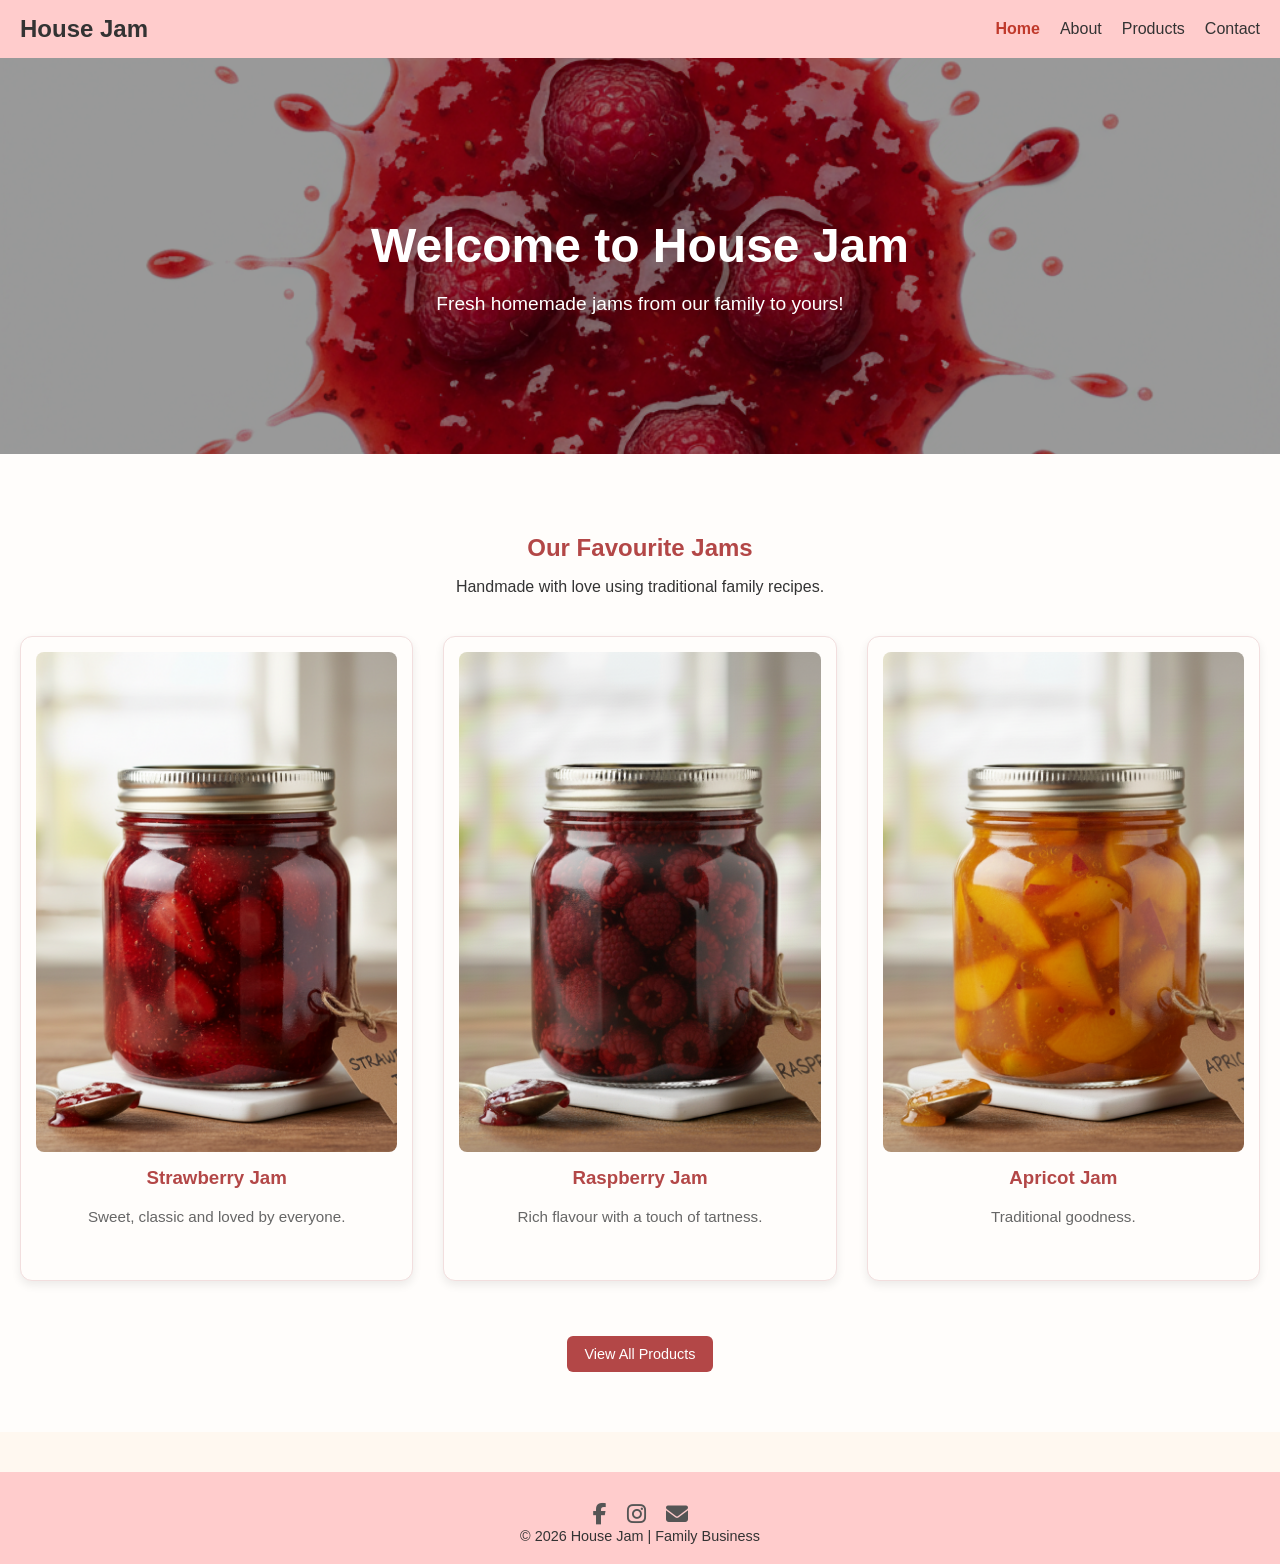
<file: index.html>
<!DOCTYPE html>
<html lang="en">
<head>
    <meta charset="UTF-8">
    <meta name="viewport" content="width=device-width, initial-scale=1.0">
    <title>House Jam - Home</title>
    <link rel="stylesheet" href="css/style.css">
    <link rel="stylesheet" href="https://cdnjs.cloudflare.com/ajax/libs/font-awesome/6.5.1/css/all.min.css">

</head>
<body>

    <!-- Site Header -->
    <header>
        <nav class="navbar">
            <a class="brand" href="index.html">House Jam</a>
            <ul class="menu">
                <li><a class="active" href="index.html">Home</a></li>
                <li><a href="about.html">About</a></li>
                <li><a href="products.html">Products</a></li>
                <li><a href="contact.html">Contact</a></li>
            </ul>
        </nav>
    </header>

    <!-- Main Content -->
    <main>

        <!-- Hero Section -->
        <section class="hero">
            <h1>Welcome to House Jam</h1>
            <p>Fresh homemade jams from our family to yours!</p>
        </section>

        <!-- Featured Jams -->
        <section class="featured">
            <h2>Our Favourite Jams</h2>
            <p>Handmade with love using traditional family recipes.</p>

            <div class="product-grid">

                <div class="product-card">
                    <img src="images/strawberry.jpg" alt="Strawberry Jam">
                    <h3>Strawberry Jam</h3>
                    <p>Sweet, classic and loved by everyone.</p>
                </div>

                <div class="product-card">
                    <img src="images/raspberry.jpg" alt="Raspberry Jam">
                    <h3>Raspberry Jam</h3>
                    <p>Rich flavour with a touch of tartness.</p>
                </div>

                <div class="product-card">
                    <img src="images/apricot.jpg" alt="Apricot Jam">
                    <h3>Apricot Jam</h3>
                    <p>Traditional goodness.</p>
                </div>

            </div>

            <div class="home-cta">
                <a href="products.html" class="btn">View All Products</a>
            </div>
        </section>

    </main>

    <!-- Footer -->
    <footer>
 
        <div class="social-links">
            <a href="https://www.facebook.com" target="_blank" aria-label="Facebook">
                <i class="fab fa-facebook-f"></i>
            </a>
        
            <a href="https://www.instagram.com" target="_blank" aria-label="Instagram">
                <i class="fab fa-instagram"></i>
            </a>
        
            <a href="mailto:hello@housejam.com" aria-label="Email">
                <i class="fas fa-envelope"></i>
            </a>

        </div>
        &copy; 2026 House Jam | Family Business 

        
    </footer>

</body>
</html>
</file>
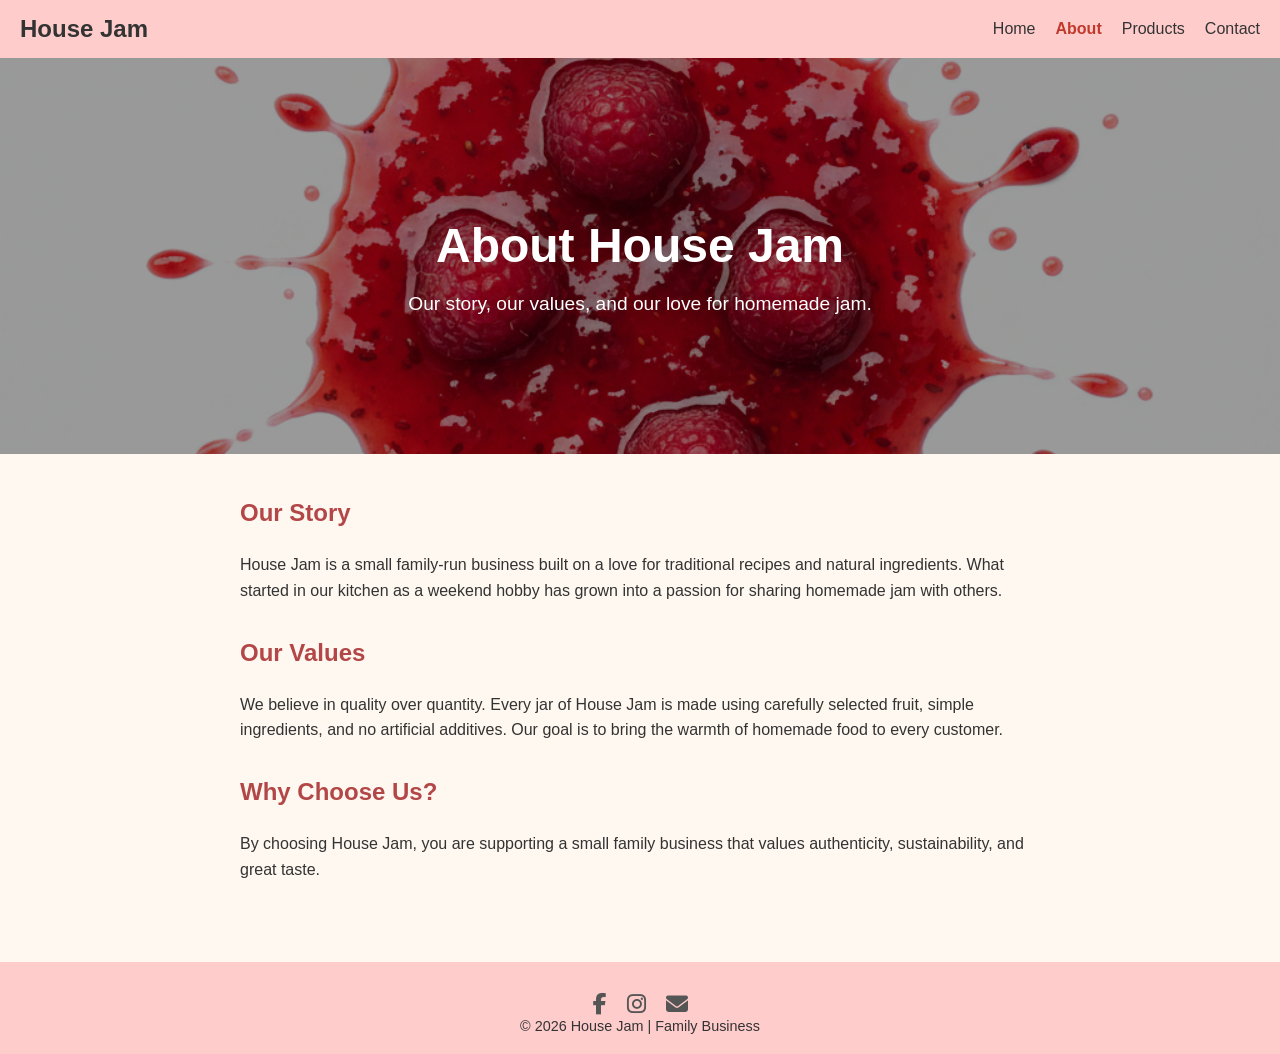
<file: about.html>
<!DOCTYPE html>
<html lang="en">
<head>
    <meta charset="UTF-8">
    <meta name="viewport" content="width=device-width, initial-scale=1.0">
    <title>About | House Jam</title>
    <link rel="stylesheet" href="css/style.css">
    <link rel="stylesheet" href="https://cdnjs.cloudflare.com/ajax/libs/font-awesome/6.5.1/css/all.min.css">

</head>
<body>
   <header>
    <nav class="navbar">
        <a class="brand" href="index.html">House Jam</a>
    
        <ul class="menu">
            <li><a href="index.html">Home</a></li>
            <li><a class="active" href="about.html">About</a></li>
            <li><a href="products.html">Products</a></li>
            <li><a href="contact.html">Contact</a></li>
        </ul>
    </nav>
   </header>


<!-- main Section -->
<main>
    <section class="hero">
        <h1>About House Jam</h1>
        <p>Our story, our values, and our love for homemade jam.</p>
    </section>

    <section class="content">
        <h2>Our Story</h2>
        <p>
            House Jam is a small family-run business built on a love for traditional recipes
            and natural ingredients. What started in our kitchen as a weekend hobby
            has grown into a passion for sharing homemade jam with others.
        </p>

        <h2>Our Values</h2>
        <p>
            We believe in quality over quantity. Every jar of House Jam is made using
            carefully selected fruit, simple ingredients, and no artificial additives.
            Our goal is to bring the warmth of homemade food to every customer.
        </p>

        <h2>Why Choose Us?</h2>
        <p>
            By choosing House Jam, you are supporting a small family business that values
            authenticity, sustainability, and great taste.
        </p>
    </section>
</main>


<!-- Footer -->
<footer>
 
    <div class="social-links">
        <a href="https://www.facebook.com" target="_blank" aria-label="Facebook">
            <i class="fab fa-facebook-f"></i>
        </a>
    
        <a href="https://www.instagram.com" target="_blank" aria-label="Instagram">
            <i class="fab fa-instagram"></i>
        </a>
    
        <a href="mailto:hello@housejam.com" aria-label="Email">
            <i class="fas fa-envelope"></i>
        </a>

    </div>
    &copy; 2026 House Jam | Family Business 

    
</footer>


</body>
</html>
</file>
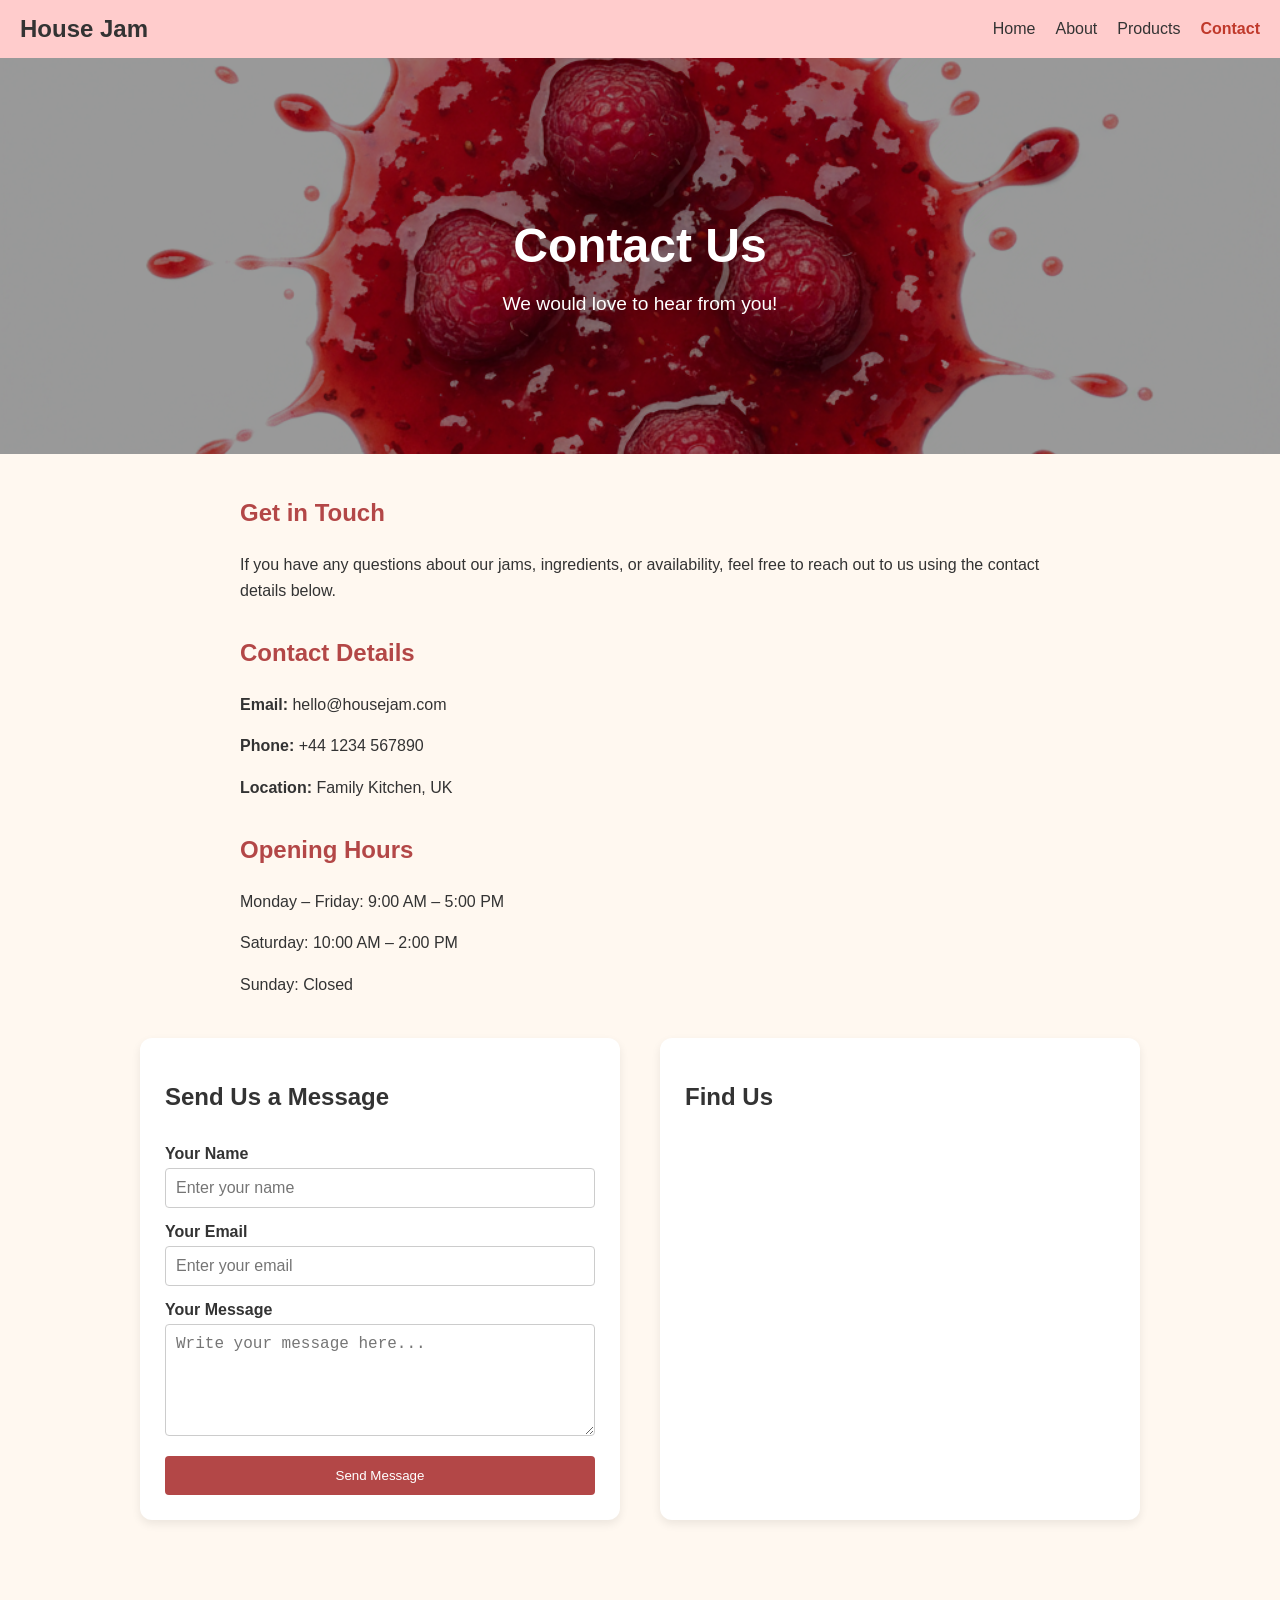
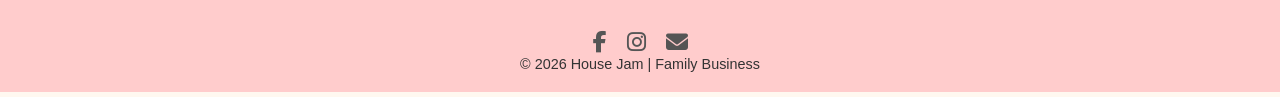
<file: contact.html>
<!DOCTYPE html>
<html lang="en">
<head>
    <meta charset="UTF-8">
    <meta name="viewport" content="width=device-width, initial-scale=1.0">
    <title>Contact | House Jam</title>
    <link rel="stylesheet" href="css/style.css">
    <link rel="stylesheet" href="https://cdnjs.cloudflare.com/ajax/libs/font-awesome/6.5.1/css/all.min.css">

</head>
<body>

    <!-- Navigation -->
    <nav class="navbar">
        <a class="brand" href="index.html">House Jam</a>
        <ul class="menu">
            <li><a href="index.html">Home</a></li>
            <li><a href="about.html">About</a></li>
            <li><a href="products.html">Products</a></li>
            <li><a class="active" href="contact.html">Contact</a></li>
        </ul>
    </nav>

    <!-- Main Section -->
    <main>
        <section class="hero">
            <h1>Contact Us</h1>
            <p>We would love to hear from you!</p>
        </section>
        

        <!-- Additional Contact Info -->
        <section class="content">
            <h2>Get in Touch</h2>
            <p>If you have any questions about our jams, ingredients, or availability, feel free to reach out to us using the contact details below.</p>

            <h2>Contact Details</h2>
            <p><strong>Email:</strong> hello@housejam.com</p>
            <p><strong>Phone:</strong> +44 1234 567890</p>
            <p><strong>Location:</strong> Family Kitchen, UK</p>

            <h2>Opening Hours</h2>
            <p>Monday – Friday: 9:00 AM – 5:00 PM</p>
            <p>Saturday: 10:00 AM – 2:00 PM</p>
            <p>Sunday: Closed</p>
        </section>

        <!-- Two-column contact section -->
        <section class="contact-section">

            <!-- Left: Form -->
            <div class="contact-left">
                <h2>Send Us a Message</h2>
                <form id="contact-form" class="contact-form" action="thankyou.html" method="GET">
                    <label for="name">Your Name</label>
                    <input type="text" id="name" name="name" placeholder="Enter your name" required>

                    <label for="email">Your Email</label>
                    <input type="email" id="email" name="email" placeholder="Enter your email" required>

                    <label for="message">Your Message</label>
                    <textarea id="message" name="message" rows="5" placeholder="Write your message here..." required></textarea>

                    <button type="submit">Send Message</button>
                </form>
            </div>
<!-- Google Maps embedded using official documentation:
     https://developers.google.com/maps/documentation/embed/embedding-map
-->
            <!-- Right: Map -->
            <div class="contact-right">
                <h2>Find Us</h2>
                <div class="map">
                    <iframe 
                        src="https://www.google.com/maps/embed?pb=!1m18!1m12!1m3!1d19903.963090855694!2d-1.7504676496035183!3d51.42151138725477!2m3!1f0!2f0!3f0!3m2!1i1024!2i768!4f13.1!3m3!1m2!1s0x48714d8754ae74cd%3A0x20ff1c12702289bd!2sMarlborough!5e0!3m2!1sen!2suk!4v1768481711091!5m2!1sen!2suk" 
                        width="600" 
                        height="450" 
                        style="border:0;" 
                        allowfullscreen="" 
                        loading="lazy">
                    </iframe>
                </div>
            </div>

        </section>

    </main>

    <!-- Footer -->
    <footer>
        <div class="social-links">
            <a href="https://www.facebook.com" target="_blank" aria-label="Facebook">
                <i class="fab fa-facebook-f"></i>
            </a>
        
            <a href="https://www.instagram.com" target="_blank" aria-label="Instagram">
                <i class="fab fa-instagram"></i>
            </a>
        
            <a href="mailto:hello@housejam.com" aria-label="Email">
                <i class="fas fa-envelope"></i>
            </a>
        </div>
        
        &copy; 2026 House Jam | Family Business
    </footer>

</body>
</html>
</file>
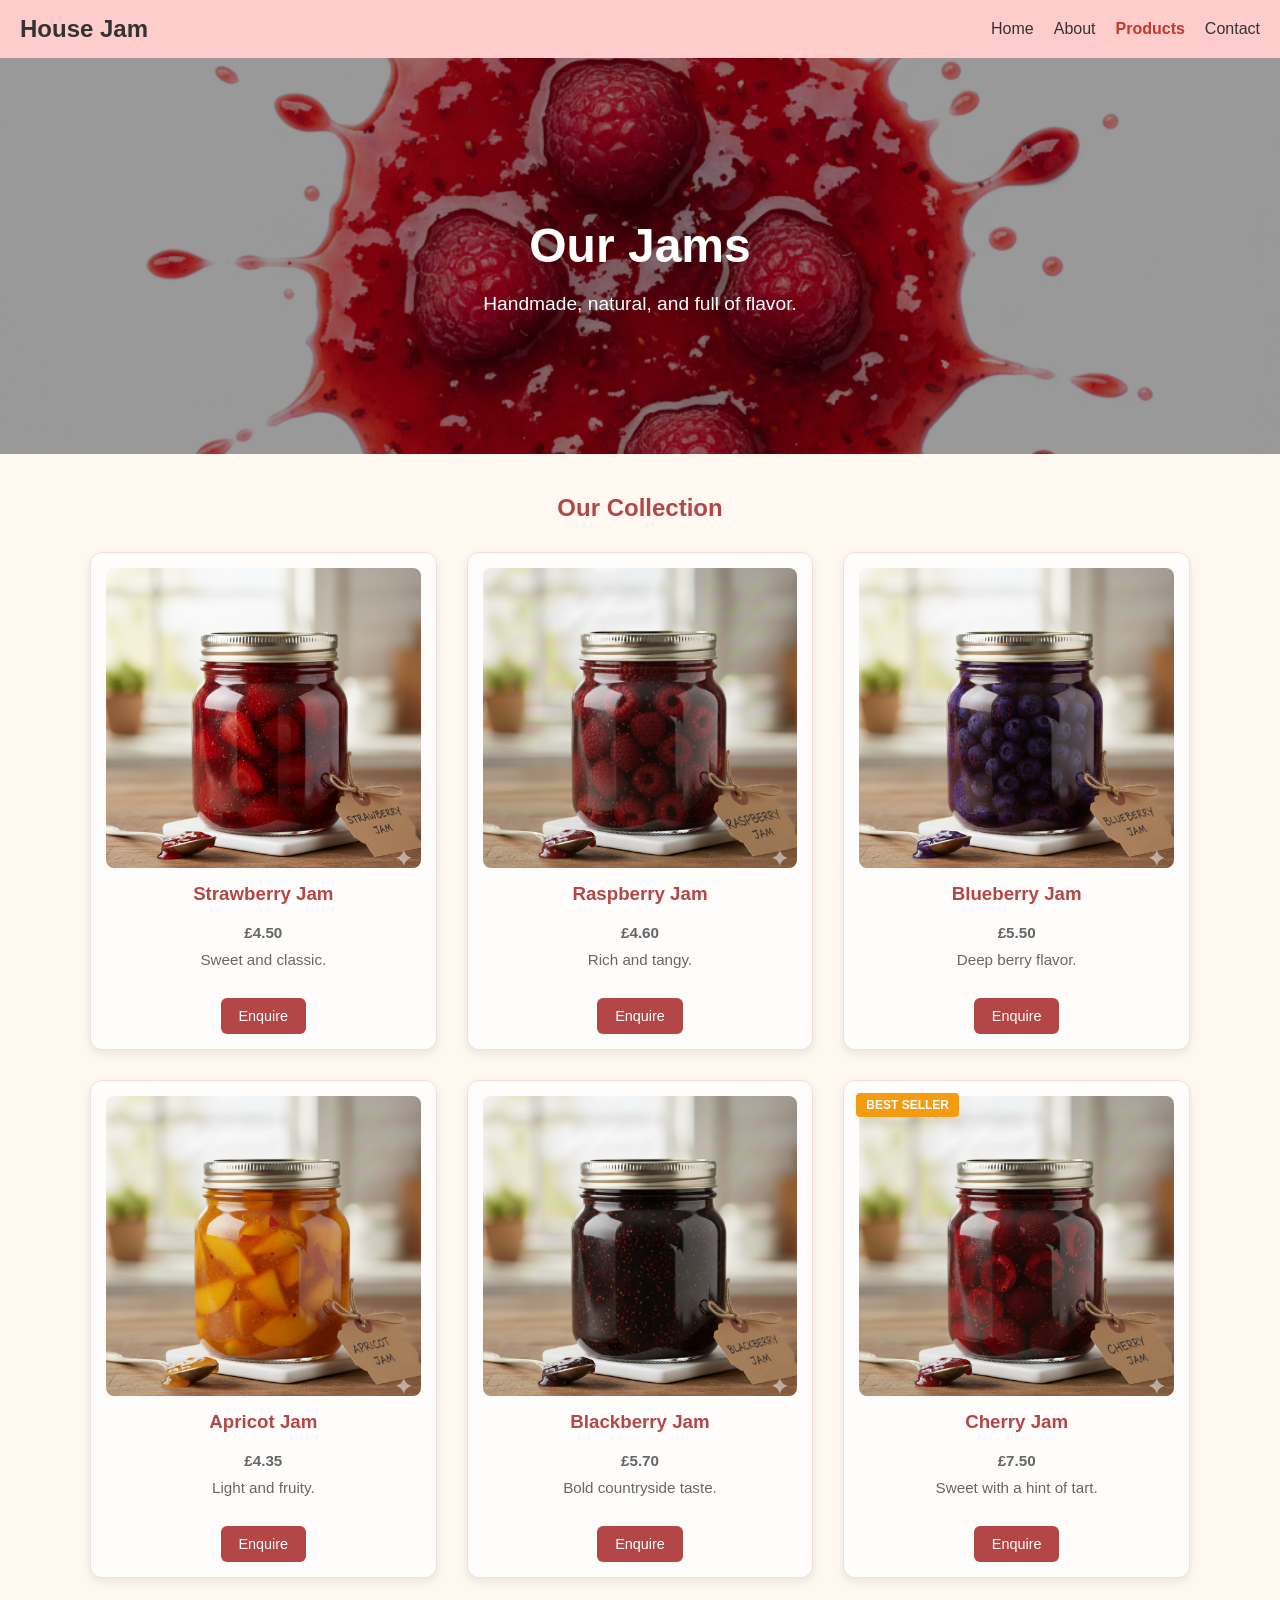
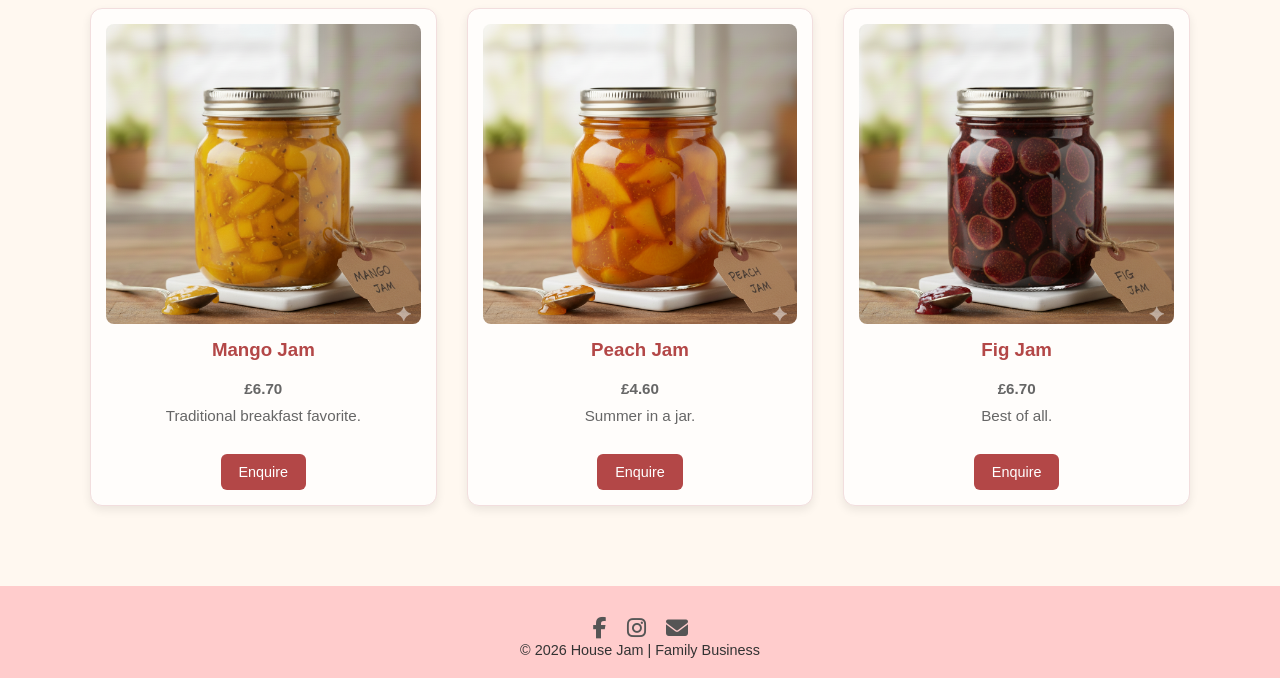
<file: products.html>
<!DOCTYPE html>
<html lang="en">
<head>
    <meta charset="UTF-8">
    <meta name="viewport" content="width=device-width, initial-scale=1.0">
    <title>Products | House Jam</title>
    <link rel="stylesheet" href="css/style.css">
    <link rel="stylesheet" href="https://cdnjs.cloudflare.com/ajax/libs/font-awesome/6.5.1/css/all.min.css">

</head>
<body>

    <!-- Navigation -->
    <nav class="navbar">
        <a class="brand" href="index.html">House Jam</a>
        <ul class="menu">
            <li><a href="index.html">Home</a></li>
            <li><a href="about.html">About</a></li>
            <li><a class="active" href="products.html">Products</a></li>
            <li><a href="contact.html">Contact</a></li>
        </ul>
    </nav>

    <!-- Hero -->
    <section class="hero">
        <h1>Our Jams</h1>
        <p>Handmade, natural, and full of flavor.</p>
    </section>

    <!-- main Section -->
    <main>
    <section class="products">
        <h2>Our Collection</h2>

        <div class="product-grid">
            <div class="product-card">
                <div class="product-image-toggle">
                    <input type="checkbox" id="ing-strawberry" class="ing-toggle">
                  
                    <label for="ing-strawberry" class="ing-media">
                      <img src="images/strawberry.jpg" alt="Strawberry Jam">
                  
                      <div class="ing-overlay">
                        <h4>Ingredients</h4>
                        <ul>
                          <li>Strawberries</li>
                          <li>Sugar</li>
                          <li>Lemon juice</li>
                        </ul>
                      </div>
                    </label>
                  </div>
                              <h3>Strawberry Jam</h3>
                <p class="price">£4.50</p>
                <p>Sweet and classic.</p>
                <a href="contact.html#contact-form" class="btn">Enquire</a>
            </div>

            <div class="product-card">
                    <div class="product-image-toggle">
                        <input type="checkbox" id="ing-raspberry" class="ing-toggle">
                      
                        <label for="ing-raspberry" class="ing-media">
                          <img src="images/raspberry.jpg" alt="Raspberry Jam">
                      
                          <div class="ing-overlay">
                            <h4>Ingredients</h4>
                            <ul>
                              <li>Raspberry</li>
                              <li>Sugar</li>
                              <li>Lemon juice</li>
                            </ul>
                          </div>
                        </label>
                      </div>
                             <h3>Raspberry Jam</h3>
                <p class="price">£4.60</p>
                <p>Rich and tangy.</p>
                <a href="contact.html#contact-form" class="btn">Enquire</a>

            </div>

            <div class="product-card">
                <div class="product-image-toggle">
                    <input type="checkbox" id="ing-blueberry" class="ing-toggle">
                  
                    <label for="ing-blueberry" class="ing-media">
                      <img src="images/blueberry.jpg" alt="Blueberry Jam">
                  
                      <div class="ing-overlay">
                        <h4>Ingredients</h4>
                        <ul>
                          <li>Blueberry</li>
                          <li>Sugar</li>
                          <li>Lemon juice</li>
                        </ul>
                      </div>
                    </label>
                  </div>
                                  <h3>Blueberry Jam</h3>
                <p class="price">£5.50</p>
                <p>Deep berry flavor.</p>
                <a href="contact.html#contact-form" class="btn">Enquire</a>

            </div>

            <div class="product-card">
                <div class="product-image-toggle">
                    <input type="checkbox" id="ing-apricot" class="ing-toggle">
                  
                    <label for="ing-apricot" class="ing-media">
                      <img src="images/apricot.jpg" alt="Apricot Jam">
                  
                      <div class="ing-overlay">
                        <h4>Ingredients</h4>
                        <ul>
                          <li>Apricot</li>
                          <li>Sugar</li>
                          <li>Lemon juice</li>
                        </ul>
                      </div>
                    </label>
                  </div>
                                 <h3>Apricot Jam</h3>
                <p class="price">£4.35</p>
                <p>Light and fruity.</p>
                <a href="contact.html#contact-form" class="btn">Enquire</a>

            </div>

            <div class="product-card">
                <div class="product-image-toggle">
                    <input type="checkbox" id="ing-blackberry" class="ing-toggle">
                  
                    <label for="ing-blackberry" class="ing-media">
                      <img src="images/blackberry.jpg" alt="Blackberry Jam">
                  
                      <div class="ing-overlay">
                        <h4>Ingredients</h4>
                        <ul>
                          <li>Blackberry</li>
                          <li>Sugar</li>
                          <li>Lemon juice</li>
                        </ul>
                      </div>
                    </label>
                  </div>
                             <h3>Blackberry Jam</h3>
                <p class="price">£5.70</p>
                <p>Bold countryside taste.</p>
                <a href="contact.html#contact-form" class="btn">Enquire</a>

            </div>

            <div class="product-card">
                <span class="badge bestseller">Best Seller</span>
                <div class="product-image-toggle">
                    <input type="checkbox" id="ing-cherry" class="ing-toggle">
                  
                    <label for="ing-cherry" class="ing-media">
                      <img src="images/cherry.jpg" alt="Cherry Jam">
                  
                      <div class="ing-overlay">
                        <h4>Ingredients</h4>
                        <ul>
                          <li>Cherry</li>
                          <li>Sugar</li>
                          <li>Lemon juice</li>
                        </ul>
                      </div>
                    </label>
                  </div>
                  
                <h3>Cherry Jam</h3>
                <p class="price">£7.50</p>
                <p>Sweet with a hint of tart.</p>
                <a href="contact.html#contact-form" class="btn">Enquire</a>

            </div>

            <div class="product-card">
                <div class="product-image-toggle">
                    <input type="checkbox" id="ing-mango" class="ing-toggle">
                  
                    <label for="ing-mango" class="ing-media">
                      <img src="images/mango.jpg" alt="Mango Jam">
                  
                      <div class="ing-overlay">
                        <h4>Ingredients</h4>
                        <ul>
                          <li>Mango</li>
                          <li>Sugar</li>
                          <li>Lemon juice</li>
                        </ul>
                      </div>
                    </label>
                  </div>
                  
                <h3>Mango Jam</h3>
                <p class="price">£6.70</p>
                <p>Traditional breakfast favorite.</p>
                <a href="contact.html#contact-form" class="btn">Enquire</a>

            </div>

            <div class="product-card">
                <div class="product-image-toggle">
                    <input type="checkbox" id="ing-peach" class="ing-toggle">
                  
                    <label for="ing-peach" class="ing-media">
                      <img src="images/peach.jpg" alt="Peach Jam">
                  
                      <div class="ing-overlay">
                        <h4>Ingredients</h4>
                        <ul>
                          <li>Peach</li>
                          <li>Sugar</li>
                          <li>Lemon juice</li>
                        </ul>
                      </div>
                    </label>
                  </div>
                              <h3>Peach Jam</h3>
                <p class="price">£4.60</p>
                <p>Summer in a jar.</p>
                <a href="contact.html#contact-form" class="btn">Enquire</a>

            </div>

            <div class="product-card">
                <div class="product-image-toggle">
                    <input type="checkbox" id="ing-fig" class="ing-toggle">
                  
                    <label for="ing-fig" class="ing-media">
                      <img src="images/fig.jpg" alt="Fig Jam">
                  
                      <div class="ing-overlay">
                        <h4>Ingredients</h4>
                        <ul>
                          <li>Figs</li>
                          <li>Sugar</li>
                          <li>Lemon juice</li>
                        </ul>
                      </div>
                    </label>
                  </div>
                  
                <h3>Fig Jam</h3>
                <p class="price">£6.70</p>
                <p>Best of all.</p>
                <a href="contact.html#contact-form" class="btn">Enquire</a>
            </div>
        </div>
    </section>
    </main>

    <!-- Footer -->
    <footer>
        <div class="social-links">
            <a href="https://www.facebook.com" target="_blank" aria-label="Facebook">
                <i class="fab fa-facebook-f"></i>
            </a>
        
            <a href="https://www.instagram.com" target="_blank" aria-label="Instagram">
                <i class="fab fa-instagram"></i>
            </a>
        
            <a href="mailto:hello@housejam.com" aria-label="Email">
                <i class="fas fa-envelope"></i>
            </a>
        </div>
        
        &copy; 2026 House Jam | Family Business
    </footer>

</body>
</html>
</file>
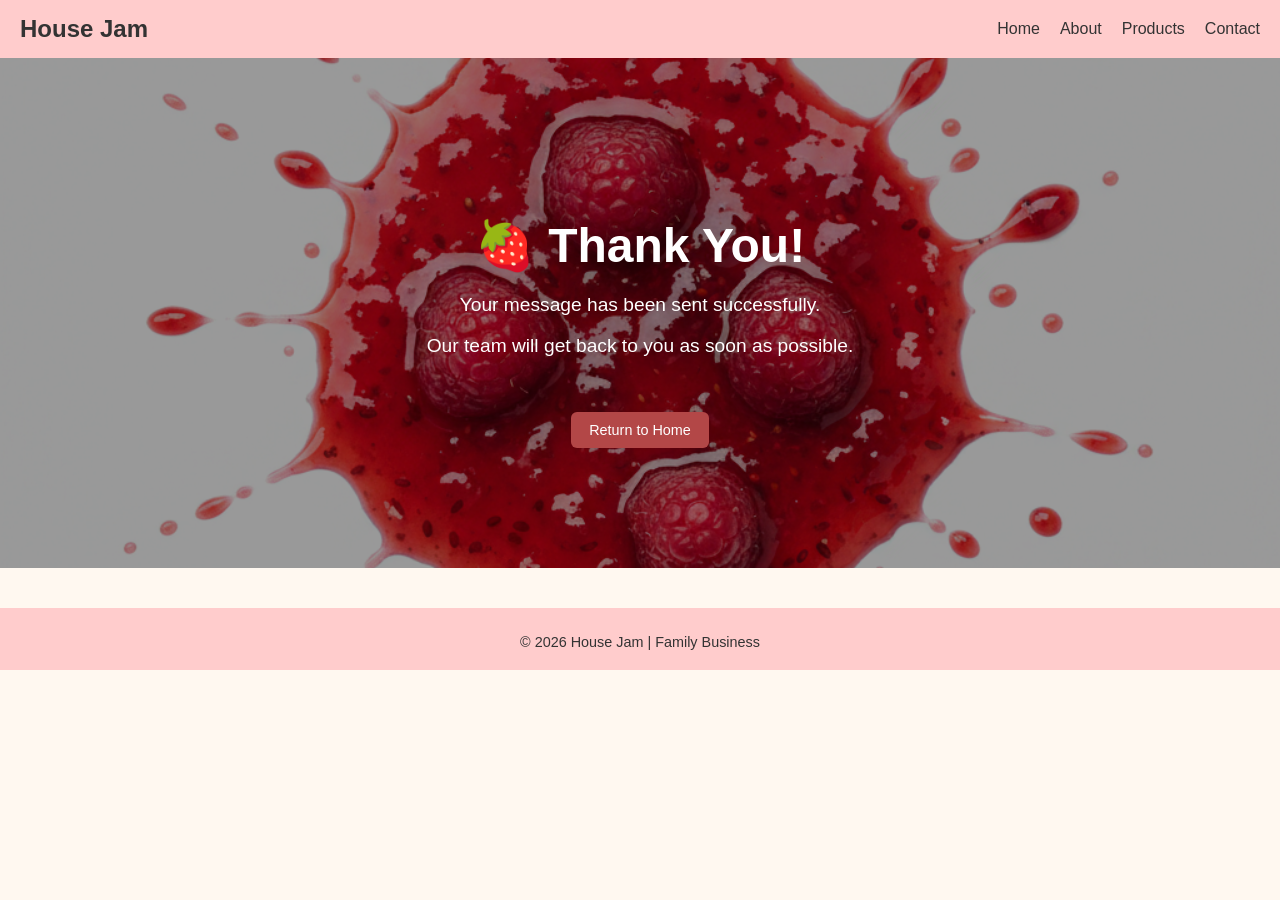
<file: thankyou.html>
<!DOCTYPE html>
<html lang="en">
<head>
<meta charset="UTF-8">
<meta name="viewport" content="width=device-width, initial-scale=1.0">
<title>Thank You | House Jam</title>
<link rel="stylesheet" href="css/style.css">
</head>

<body>

<!-- Navigation -->
<nav class="navbar">
    <a class="brand" href="index.html">House Jam</a>

    <ul class="menu">
        <li><a href="index.html">Home</a></li>
        <li><a href="about.html">About</a></li>
        <li><a href="products.html">Products</a></li>
        <li><a href="contact.html">Contact</a></li>
    </ul>
</nav>


<!-- Thank You Section -->
<section class="hero">
    <h1>🍓 Thank You!</h1>

    <p>Your message has been sent successfully.</p>

    <p>Our team will get back to you as soon as possible.</p>

    <div class="home-cta">
        <a href="index.html" class="btn">Return to Home</a>
    </div>
</section>


<!-- Footer -->
<footer>
    <p>&copy; 2026 House Jam | Family Business</p>
</footer>

</body>
</html>
</file>
<file: css/style.css>
/*index style*/
html, body {
    height: 100%;
}

body{
    font-family: Arial, sans-serif;
    margin: 0;
    padding: 0;
    background-color: #fff8f0;
    color: #333;
    min-height: 100vh;
    display: flex;
    flex-direction: column;
}

main {
    flex: 1;
}

/* Navigation Bar */
.navbar {
    background-color: #ffcccc;   
    display: flex;
    justify-content: space-between;
    align-items: center;
    padding: 15px 20px;
}

.navbar .brand {
    font-size: 1.5rem;        
    font-weight: bold;         
    text-decoration: none;     
    color: #333;               
}

.navbar .menu {
    list-style: none;          
    display: flex;           
    margin: 0;                 
    padding: 0;               
}

.navbar .menu li {
    margin-left: 20px;      
}

.navbar .menu a {
    text-decoration: none;     
    color: #333;               
    font-weight: normal;    
}   

.navbar .menu a.active {
    font-weight: bold;         
    color: #c0392b;            
}


/* Hero Section */
.hero {
    background-color: #fff0e6; 
    text-align: center;        
    padding: 80px 20px;        
}

.hero h1 {
    font-size: 3rem;       
    margin-bottom: 20px;  
}

.hero p {
    font-size: 1.2rem; 
}

/* Footer */
footer {
    background-color: #ffcccc; 
    text-align: center;        
    padding: 20px;             
    margin-top: 40px;          
    font-size: 0.9rem;         
}

footer p {
    margin: 6px 0 0;
}

/* About Page */

.content {
    max-width: 800px;      
    margin: 40px auto;     
    padding: 0px 20px;       
    line-height: 1.6;   
}   

.content h2 {
    margin-top: 30px;      
    color: #b34747;        
}

.content p {
    margin-top: 10px;      
}

/* Google Maps embedded using official documentation:
     https://developers.google.com/maps/documentation/embed/embedding-map*/


/* Two-column Contact Section */
.contact-section {
    display: flex;
    gap: 40px;           
    align-items: stretch;    
    justify-content: center;  
    flex-wrap: wrap;          
    max-width: 1000px;
    margin: 40px auto;        
}


.contact-left {
    flex: 1 1 400px;          
    display: flex;
    flex-direction: column;
}


.contact-right {
    flex: 1 1 400px;          
    display: flex;
    flex-direction: column;
}


.contact-right .map {
    flex: 1;                  
    border-radius: 8px;
    overflow: hidden;
}


.contact-right .map iframe {
    width: 100%;
    height: 100%;
    min-height: 100%; 
    border: 0;
}


.contact-left .contact-form {
    flex: 1;                  
    display: flex;
    flex-direction: column;
    justify-content: space-between;
}

/* Labels and inputs */
.contact-left .contact-form label {
    margin-top: 15px;
    font-weight: bold;
}

.contact-left .contact-form input,
.contact-left .contact-form textarea {
    margin-top: 5px;
    padding: 10px;
    font-size: 1rem;
    border: 1px solid #ccc;
    border-radius: 4px;
}

/* Button */
.contact-left .contact-form button {
    margin-top: 20px;
    padding: 12px;
    background-color: #b34747;
    color: white;
    border: none;
    border-radius: 4px;
    cursor: pointer;
}

.contact-left .contact-form button:hover {
    background-color: #8f3636;
}

/* Responsive: stack columns on small screens */
@media (max-width: 900px) {
    .contact-section {
        flex-direction: column;
        gap: 30px;
    }

    .contact-left, .contact-right {
        flex: 1 1 100%;
    }

    .contact-right .map iframe {
        min-height: 300px;
    }
}

/* Card style for contact sections */
.contact-left,
.contact-right {
    background-color: #ffffff;      
    padding: 25px;
    border-radius: 12px;            
    box-shadow: 0 4px 10px rgba(0, 0, 0, 0.08);  
}

/* Products Page */

.products {
    max-width: 1100px;
    margin: 40px auto;
    padding: 0 20px;
    text-align: center;
}

.products h2 {
    color: #b34747;
    margin-bottom: 30px;
}

/* Grid layout */
.product-grid {
    display: grid;
    grid-template-columns: repeat(3, 1fr); /* 3 columns */
    gap: 30px;
}

/* Card hover referenced from:
    https://codepen.io/jorgesanes10/pen/QdMEXr
*/

/* Product cards */
.product-card {
    position: relative;
    background-color: #ffffff;
    padding: 15px;
    border-radius: 12px;
    box-shadow: 0 4px 10px rgba(0,0,0,0.08);
    transition: transform 0.2s ease;
}

.product-card:hover {
    transform: translateY(-5px);
}

.product-card img {
    width: 100%;
    height: 300px;
    object-fit: cover;     
    border-radius: 8px;
}

.product-card h3 {
    margin-top: 15px;
    color: #333;
}

.product-card p {
    margin-top: 5px;
    font-size: 0.95rem;
    color: #666;
}

.featured .product-card img {
    height: 500px;
    object-fit: cover;
    display: block;
    width: flex;
  }
  
/* Responsive for tablets & phones */
@media (max-width: 900px) {
    .product-grid {
        grid-template-columns: repeat(2, 1fr); /* 2 columns */
    }
}

@media (max-width: 500px) {
    .product-grid {
        grid-template-columns: 1fr; /* 1 column */
    }
}


/* Price styling */
.price {
    font-size: 1.1rem;
    font-weight: bold;
    color: #b34747;   /* brand jam red */
    margin: 10px 0;
}


/* Button style */
.btn {
    display: inline-block;
    margin-top: 15px;
    padding: 10px 18px;
    background-color: #b34747;
    color: #ffffff;
    text-decoration: none;
    border-radius: 6px;
    font-size: 0.9rem;
    transition: background-color 0.2s ease, transform 0.2s ease;
}

.btn:hover {
    background-color: #8f3636;
    transform: translateY(-2px);
}


.product-card {
    background-color: #fffdfb;   /* slightly warm white */
}

.product-card {
    border: 1px solid #f2dede;
}

.product-card h3 {
    color: #b34747;
}



.badge {
    position: absolute;
    top: 12px;
    left: 12px;
    padding: 5px 10px;
    font-size: 0.75rem;
    font-weight: bold;
    color: white;
    border-radius: 4px;
    text-transform: uppercase;
}

/* Variations */
.badge.bestseller {
    background-color: #f39c12; 
    z-index: 10;
}


/* Home - main */
.featured {
    background-color: #fffdfb;
    padding: 60px 20px;
    text-align: center;
}

.featured h2 {
    color: #b34747;
    margin-bottom: 10px;
}

.featured p {
    margin-bottom: 40px;
}


.featured-grid {
    display: grid;
    grid-template-columns: repeat(3, 1fr);
    gap: 25px;
    max-width: 1000px;
    margin: 0 auto;
}

/* Cards */
.featured-card {
    background-color: #ffffff;
    padding: 20px;
    border-radius: 12px;
    box-shadow: 0 4px 10px rgba(0,0,0,0.08);
}

.featured-card img {
    width: 100%;
    height: 260;
    object-fit: cover;
    border-radius: 8px;
}

.featured-card h3 {
    margin-top: 15px;
    color: #b34747;
}


/* hero img background */
.home-cta {
    margin-top: 40px;
}


.hero {
    background-image: url("../images/hero-bg.jpg");
    background-size: cover;
    background-position: center;
    background-repeat: no-repeat;

    text-align: center;
    padding: 120px 20px;

    color: white;
    position: relative;
}

.hero::before {
    content: "";
    position: absolute;
    inset: 0;
    background: rgba(0, 0, 0, 0.4);
}

.hero h1,
.hero p {
    position: relative;
    z-index: 1;
}

@keyframes fadeUp {
    from {
        opacity: 0;
        transform: translateY(30px);
    }
    to {
        opacity: 1;
        transform: translateY(0);
    }
}

/* Text animation technique inspired by:
   https://animate.style*/

.hero h1 {
    animation: fadeUp 1s ease-out forwards;
}

.hero p {
    animation: fadeUp 1s ease-out forwards;
    animation-delay: 0.4s;
    opacity: 0;
}


/* Image overlay technique inspired by: 
https://www.w3schools.com/howto/howto_css_image_overlay.asp*/

   
/* Ingredients toggle */
.product-image-toggle {
    position: relative;
}

.ing-toggle {
    display: none;
}

.ing-media {
    position: relative;
    display: block;
    cursor: pointer;
}

.ing-media img {
    width: 100%;
    display: block;
    border-radius: 8px;
    transition: filter 0.3s ease;
}

/* Hidden ingredients overlay */
.ing-overlay {
    position: absolute;
    inset: 0;
    background: rgba(255, 255, 255, 0.85);
    display: flex;
    flex-direction: column;
    justify-content: center;
    align-items: center;
    opacity: 0;
    border-radius: 8px;
    transition: opacity 0.3s ease;
    text-align: center;
    padding: 10px;
}

/* Toggle ON */
.ing-toggle:checked + .ing-media img {
    filter: brightness(0.6);
}

.ing-toggle:checked + .ing-media .ing-overlay {
    opacity: 1;
}

/*Social media icons*/
.social-links {
    display: flex;
    justify-content: center;
    gap: 20px;
    margin-top: 10px;
}

.social-links a {
    color: #555;
    font-size: 22px;
    transition: color 0.3s ease, transform 0.3s ease;
}

.social-links a:hover {
    color: #c94a6a; 
    transform: scale(1.2);
}


.hero .home-cta {
    position: relative;
    z-index: 1;
}
</file>
